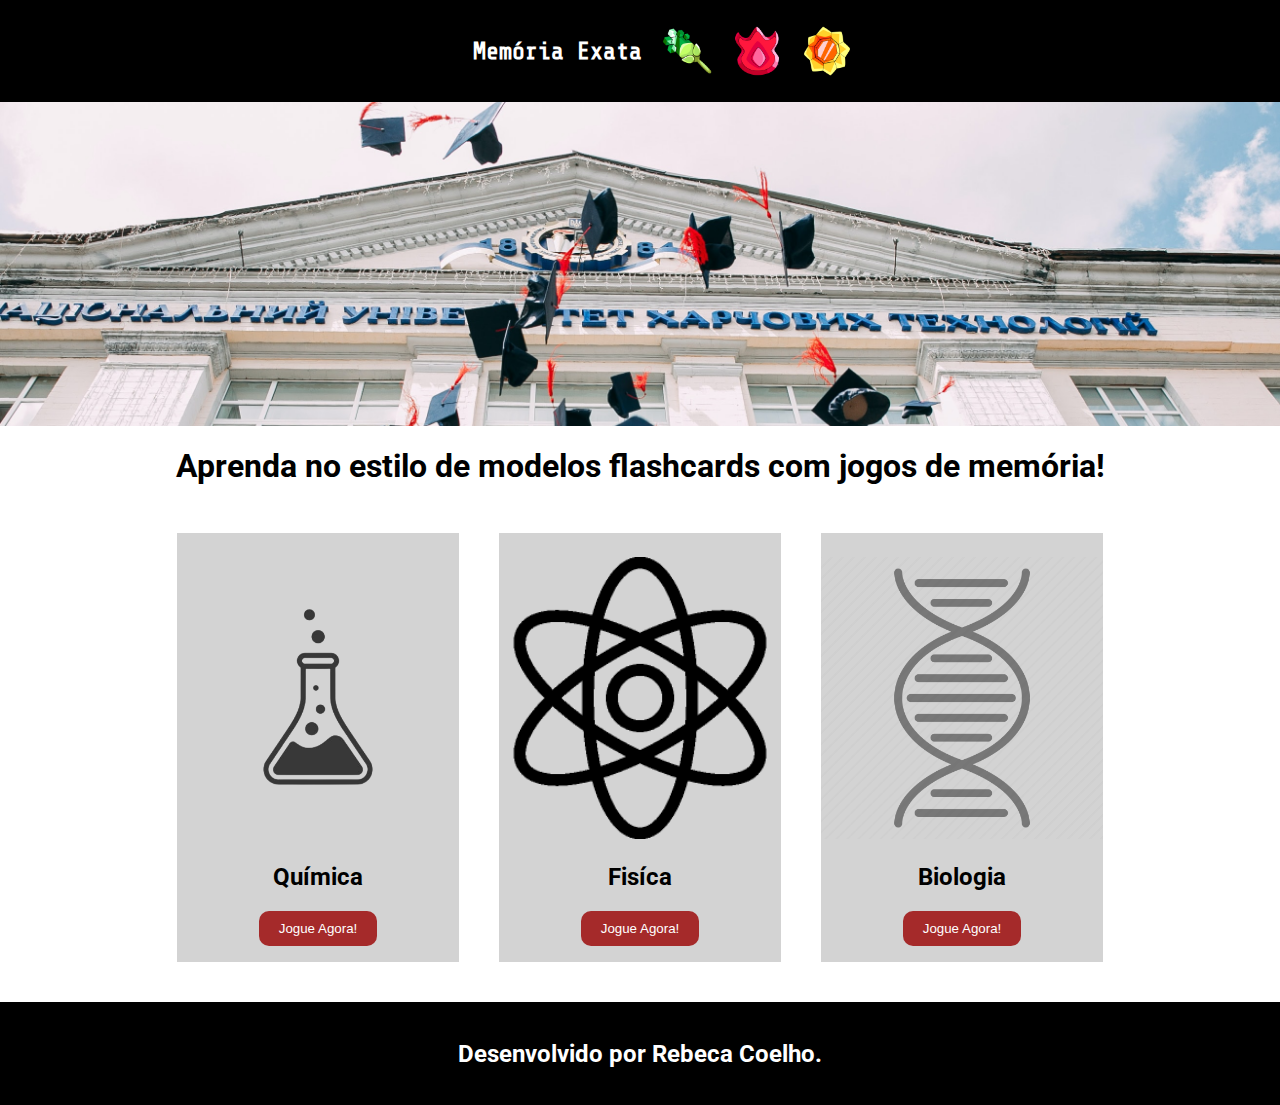
<file: index.html>
<!DOCTYPE html>
<html lang="en">
<head>
  <meta charset="UTF-8">
  <link rel="preconnect" href="https://fonts.googleapis.com">
  <link rel="preconnect" href="https://fonts.gstatic.com" crossorigin>
  <link href="https://fonts.googleapis.com/css2?family=Roboto:wght@300;400;700&family=Share+Tech+Mono&display=swap" rel="stylesheet">
  <meta http-equiv="X-UA-Compatible" content="IE=edge">
  <meta name="viewport" content="width=device-width, initial-scale=1.0">
  <title>Página Inicial</title>
  <link rel="stylesheet" href="Home/style.css">
  <link rel="icon" type="image/x-icon" href="./Insignias/all.png">
</head>
<body>
  <header class="header">
    <div class="title">
      <h2>Memória Exata</h2>
    </div>
    <div class="insignias">
      <img id="biologia" class="biology" src="Insignias/earth.png" alt="">
      <img id="fisica" class="physics" src="Insignias/fire.png" alt="">
      <img id="quimica" class="chemistry" src="Insignias/thunder.png" alt="">
    </div>
  </header>
  <div class="banner">
  </div>

  <main>
    <h1>Aprenda no estilo de modelos flashcards com jogos de memória!</h1>
    <div class="games">
      <div class="game">
        <a class="link" href="Quimica/index.html">
          <img src="Home/img/chemistry.png" class="capa" />
          <h2>Química</h2>
          <div class="button">
            <button>Jogue Agora!</button>
          </div>
        </a>
      </div>

      <div class="game">
        <a class="link" href="Fisica/index.html">
          <img src="Home/img/physics.png" class="capa" />
          <h2>Fisíca</h2>
          <div class="button">
            <button>Jogue Agora!</button>
          </div>
        </a>
      </div>

      <div class="game">
        <a class="link" href="Biologia/index.html">
          <img src="Home/img/biology.png" class="capa" />
          <h2>Biologia</h2>
          <div class="button">
            <button>Jogue Agora!</button>
          </div>
        </a>
      </div>
    </div>
  </main>

  <footer class="header">
    <h2>Desenvolvido por Rebeca Coelho.</h2>
  </footer>

  <script src="./js/congratulations.js"></script>
</body>
</html>
</file>
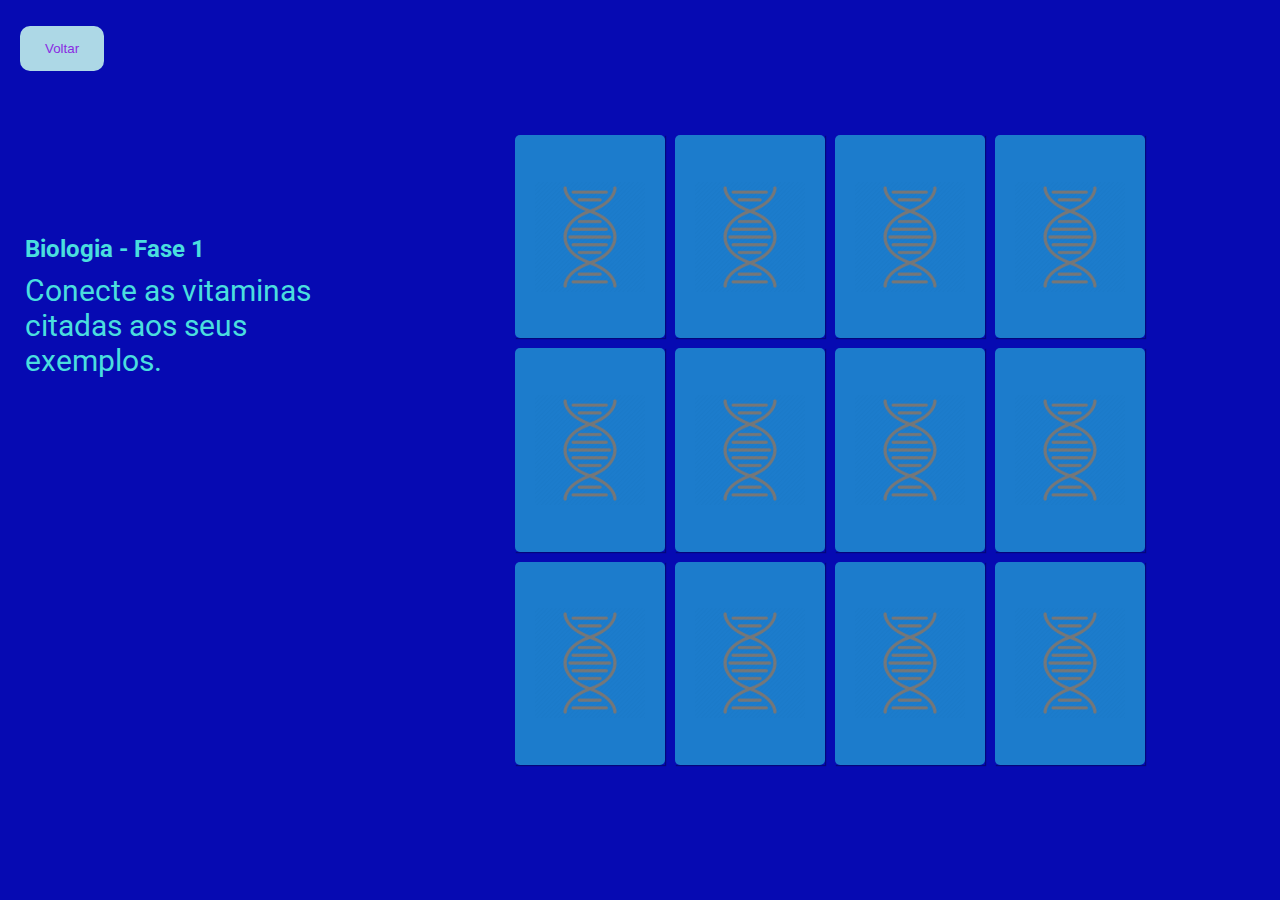
<file: Biologia/index.html>
<!DOCTYPE html>
<html lang="en">
<head>
  <meta charset="UTF-8">
  <link rel="preconnect" href="https://fonts.googleapis.com">
  <link rel="preconnect" href="https://fonts.gstatic.com" crossorigin>
  <link href="https://fonts.googleapis.com/css2?family=Roboto:wght@300;400;700&display=swap" rel="stylesheet">

  <title>Memory Game - Biology - Phase 1</title>

  <link rel="stylesheet" href="./styles.css">
</head>
<body>
  <div class="header">
    <div class="buttons">
      <button class="button" onclick="location.replace('../index.html')">Voltar</button>
      <button id="buttonNext" class="button next" onclick="location.replace('./phase2/index.html')">Avançar para a próxima fase</button>
    </div>
    <h2>Biologia - Fase 1</h2>
    <p>Conecte as vitaminas citadas aos seus exemplos.</p>
  </div>

  <section class="memory-game">
    <div class="memory-card" data-chemistry="vit-d">
      <img class="front-face" src="img/vit-d.jpg" alt="Vit-D" />
      <img class="back-face" src="img/biology.png" alt="Biologia" />
    </div>
    <div class="memory-card" data-chemistry="vit-d">
      <img class="front-face" src="img/vit-d-ex.jpg" alt="Vit-D" />
      <img class="back-face" src="img/biology.png" alt="Biologia" />
    </div>

    <div class="memory-card" data-chemistry="vit-a">
      <img class="front-face" src="img/vit-a.jpg" alt="Vit-A" />
      <img class="back-face" src="img/biology.png" alt="Biologia" />
    </div>
    <div class="memory-card" data-chemistry="vit-a">
      <img class="front-face" src="img/vit-a-ex.jpg" alt="Vit-A" />
      <img class="back-face" src="img/biology.png" alt="Biologia" />
    </div>

    <div class="memory-card" data-chemistry="vit-e">
      <img class="front-face" src="img/vit-e-ex.jpg" alt="Vit-E" />
      <img class="back-face" src="img/biology.png" alt="Biologia" />
    </div>
    <div class="memory-card" data-chemistry="vit-e">
      <img class="front-face" src="img/vit-e.jpg" alt="Vit-E" />
      <img class="back-face" src="img/biology.png" alt="Biologia" />
    </div>

    <div class="memory-card" data-chemistry="vit-c">
      <img class="front-face" src="img/vit-c.jpg" alt="Vit-C" />
      <img class="back-face" src="img/biology.png" alt="Biologia" />
    </div>
    <div class="memory-card" data-chemistry="vit-c">
      <img class="front-face" src="img/vit-c-ex.jpg" alt="Vit-C" />
      <img class="back-face" src="img/biology.png" alt="Biologia" />
    </div>

    <div class="memory-card" data-chemistry="vit-b12">
      <img class="front-face" src="img/vit-b12.jpg" alt="Vit-B12" />
      <img class="back-face" src="img/biology.png" alt="Biologia" />
    </div>
    <div class="memory-card" data-chemistry="vit-b12">
      <img class="front-face" src="img/vit-b12-ex.jpg" alt="Vit-B12" />
      <img class="back-face" src="img/biology.png" alt="Biologia" />
    </div>

    <div class="memory-card" data-chemistry="vit-k">
      <img class="front-face" src="img/vit-k.jpg" alt="Vit-K" />
      <img class="back-face" src="img/biology.png" alt="Biologia" />
    </div>
    <div class="memory-card" data-chemistry="vit-k">
      <img class="front-face" src="img/vit-k-ex.jpg" alt="Vit-K" />
      <img class="back-face" src="img/biology.png" alt="Biologia" />
    </div>
  </section>

  <script src="../js/scripts.js"></script>
</body>
</html>
</file>
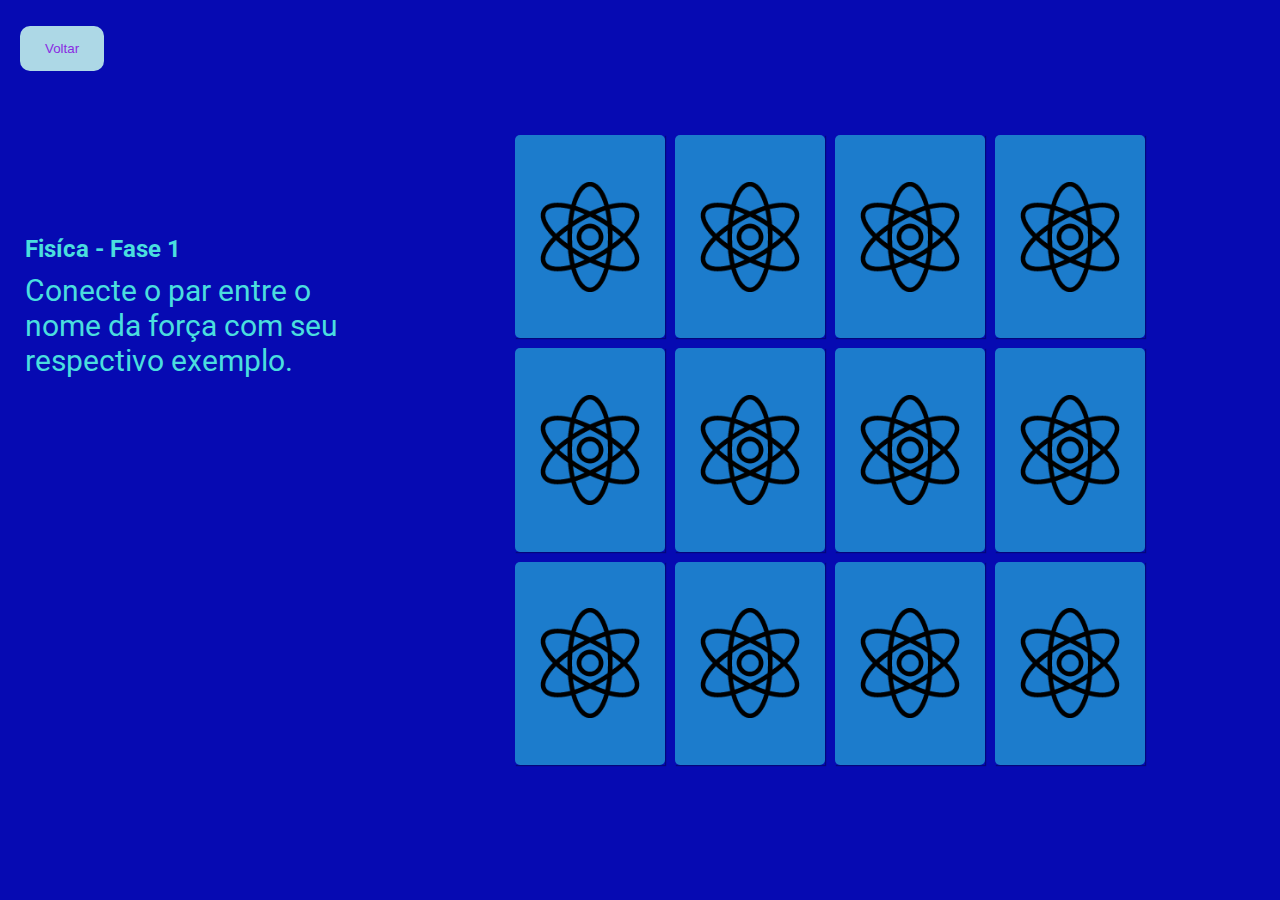
<file: Fisica/index.html>
<!DOCTYPE html>
<html lang="en">
<head>
  <meta charset="UTF-8">
  <link rel="preconnect" href="https://fonts.googleapis.com">
  <link rel="preconnect" href="https://fonts.gstatic.com" crossorigin>
  <link href="https://fonts.googleapis.com/css2?family=Roboto:wght@300;400;700&display=swap" rel="stylesheet">

  <title>Memory Game - Physics - Phase 1</title>

  <link rel="stylesheet" href="./styles.css">
</head>
<body>
  <div class="header">
    <div class="buttons">
      <button class="button" onclick="location.replace('../index.html')">Voltar</button>
      <button id="buttonNext" class="button next" onclick="location.replace('./phase2/index.html')">Avançar para a próxima fase</button>
    </div>
    <h2>Fisíca - Fase 1</h2>
    <p>Conecte o par entre o nome da força com seu respectivo exemplo.</p>
  </div>


  <section class="memory-game">
    <div class="memory-card" data-chemistry="atrito">
      <img class="front-face" src="img/atrito.jpg" alt="Atrito" />
      <img class="back-face" src="img/physics.png" alt="Fisíca" />
    </div>
    <div class="memory-card" data-chemistry="atrito">
      <div class="front-face">
        <h3>Força de Atrito</h3>
      </div>
      <img class="back-face" src="img/physics.png" alt="Fisíca" />
    </div>

    <div class="memory-card" data-chemistry="arrasto">
      <img class="front-face" src="img/arrasto.jpg" alt="Arrasto" />
      <img class="back-face" src="img/physics.png" alt="Fisica" />
    </div>
    <div class="memory-card" data-chemistry="arrasto">
      <div class="front-face">
        <h3>Força de Arrasto</h3>
      </div>
      <img class="back-face" src="img/physics.png" alt="Fisica" />
    </div>

    <div class="memory-card" data-chemistry="elastica">
      <img class="front-face" src="img/elastica.jpg" alt="Elastica" />
      <img class="back-face" src="img/physics.png" alt="Fisica" />
    </div>
    <div class="memory-card" data-chemistry="elastica">
      <div class="front-face">
        <h3>Força Elástica</h3>
      </div>
      <img class="back-face" src="img/physics.png" alt="Fisica" />
    </div>

    <div class="memory-card" data-chemistry="gravitacional">
      <img class="front-face" src="img/gravitacional.jpg" alt="Gravitacional" />
      <img class="back-face" src="img/physics.png" alt="Química" />
    </div>
    <div class="memory-card" data-chemistry="gravitacional">
      <div class="front-face">
        <h3 id="long">Força Gravitacional</h3>
      </div>
      <img class="back-face" src="img/physics.png" alt="Fisica" />
    </div>

    <div class="memory-card" data-chemistry="magnetica">
      <img class="front-face" src="img/magnetica.jpg" alt="Magnetica" />
      <img class="back-face" src="img/physics.png" alt="Fisica" />
    </div>
    <div class="memory-card" data-chemistry="magnetica">
      <div class="front-face">
        <h3>Força Magnética</h3>
      </div>
      <img class="back-face" src="img/physics.png" alt="Fisica" />
    </div>

    <div class="memory-card" data-chemistry="tracao">
      <img class="front-face" src="img/tracao.jpg" alt="Tracao" />
      <img class="back-face" src="img/physics.png" alt="Fisica" />
    </div>
    <div class="memory-card" data-chemistry="tracao">
      <div class="front-face">
        <h3>Força de Tração</h3>
      </div>
      <img class="back-face" src="img/physics.png" alt="Fisica" />
    </div>
  </section>

  <script src="../js/scripts.js"></script>
</body>
</html>
</file>
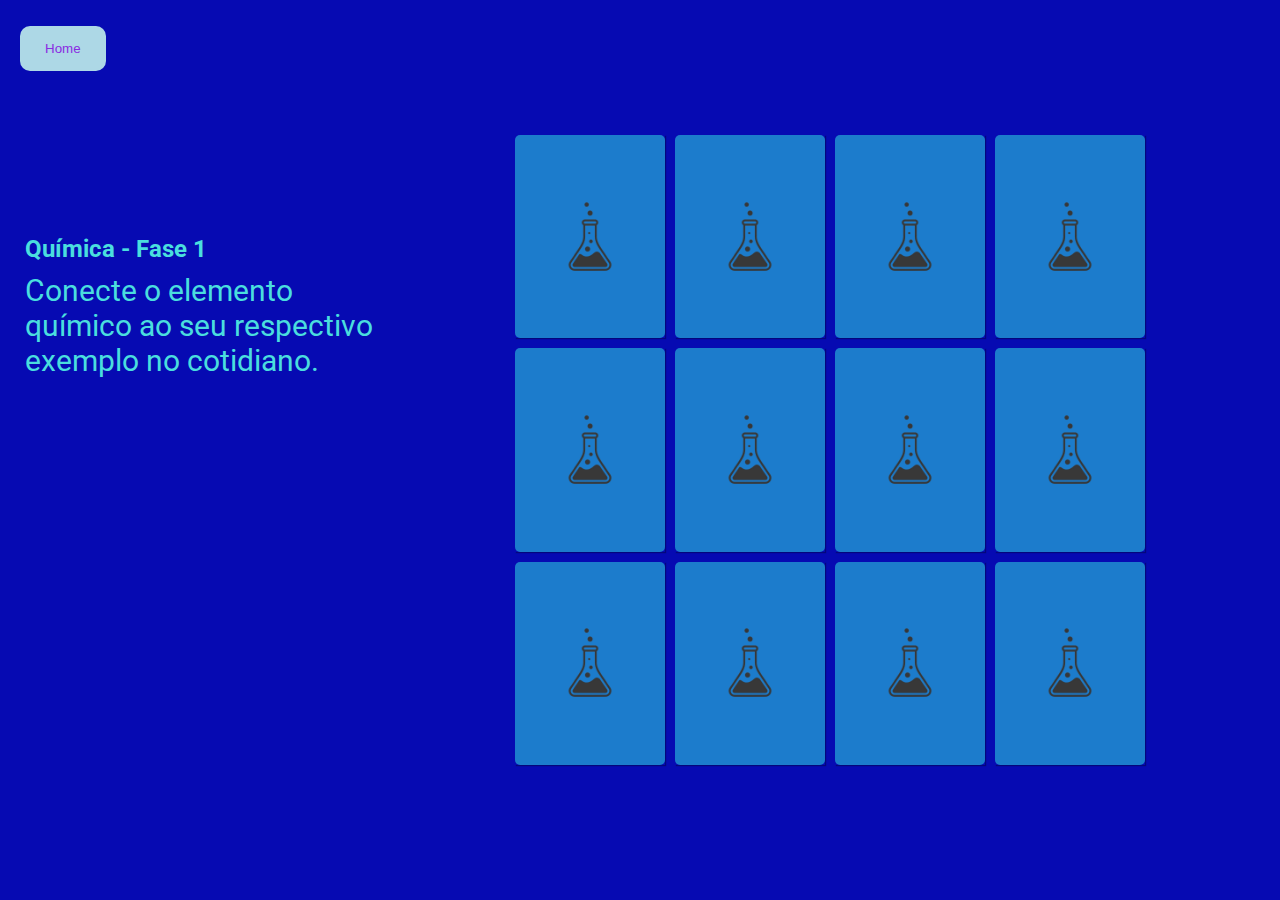
<file: Quimica/index.html>
<!DOCTYPE html>
<html lang="en">
<head>
  <meta charset="UTF-8">
  <link rel="preconnect" href="https://fonts.googleapis.com">
  <link rel="preconnect" href="https://fonts.gstatic.com" crossorigin>
  <link href="https://fonts.googleapis.com/css2?family=Roboto:wght@300;400;700&display=swap" rel="stylesheet">

  <title>Memory Game - Chemistry - Phase 1</title>

  <link rel="stylesheet" href="styles.css">
</head>
<body>
  <div class="header">
    <div class="buttons">
      <button class="button" onclick="location.replace('../index.html')">Home</button>
      <button id="buttonNext" class="button next" onclick="location.replace('./phase2/index.html')">Avançar para a próxima fase</button>
    </div>
    <h2>Química - Fase 1</h2>
    <p>Conecte o elemento químico ao seu respectivo exemplo no cotidiano.</p>
  </div> 

  <section class="memory-game">
    <div class="memory-card" data-chemistry="cloro">
      <img class="front-face" src="img/cloro.jpg" alt="Cloro" />
      <img class="back-face" src="img/chemistry.png" alt="Química" />
    </div>
    <div class="memory-card" data-chemistry="cloro">
      <img class="front-face" src="img/cloro-ex.png" alt="Cloro" />
      <img class="back-face" src="img/chemistry.png" alt="Química" />
    </div>

    <div class="memory-card" data-chemistry="helio">
      <img class="front-face" src="img/helio-ex.png" alt="Helio" />
      <img class="back-face" src="img/chemistry.png" alt="Química" />
    </div>
    <div class="memory-card" data-chemistry="helio">
      <img class="front-face" src="img/helio.jpg" alt="Helio" />
      <img class="back-face" src="img/chemistry.png" alt="Química" />
    </div>

    <div class="memory-card" data-chemistry="sodio">
      <img class="front-face" src="img/sodio-ex.jpg" alt="Sodio" />
      <img class="back-face" src="img/chemistry.png" alt="Química" />
    </div>
    <div class="memory-card" data-chemistry="sodio">
      <img class="front-face" src="img/sodio.png" alt="Sodio" />
      <img class="back-face" src="img/chemistry.png" alt="Química" />
    </div>

    <div class="memory-card" data-chemistry="potassio">
      <img class="front-face" src="img/potassio-ex.png" alt="Potassio" />
      <img class="back-face" src="img/chemistry.png" alt="Química" />
    </div>
    <div class="memory-card" data-chemistry="potassio">
      <img class="front-face" src="img/potassio.jpg" alt="Potassio" />
      <img class="back-face" src="img/chemistry.png" alt="Química" />
    </div>

    <div class="memory-card" data-chemistry="estroncio">
      <img class="front-face" src="img/estroncio-ex.png" alt="Estroncio" />
      <img class="back-face" src="img/chemistry.png" alt="Química" />
    </div>
    <div class="memory-card" data-chemistry="estroncio">
      <img class="front-face" src="img/estroncio.jpg" alt="Estroncio" />
      <img class="back-face" src="img/chemistry.png" alt="Química" />
    </div>

    <div class="memory-card" data-chemistry="francio">
      <img class="front-face" src="img/francio-ex.png" alt="Francio" />
      <img class="back-face" src="img/chemistry.png" alt="Química" />
    </div>
    <div class="memory-card" data-chemistry="francio">
      <img class="front-face" src="img/francio.png" alt="Francio" />
      <img class="back-face" src="img/chemistry.png" alt="Química" />
    </div>
  </section>

  <script src="../js/scripts.js"></script>
</body>
</html>
</file>
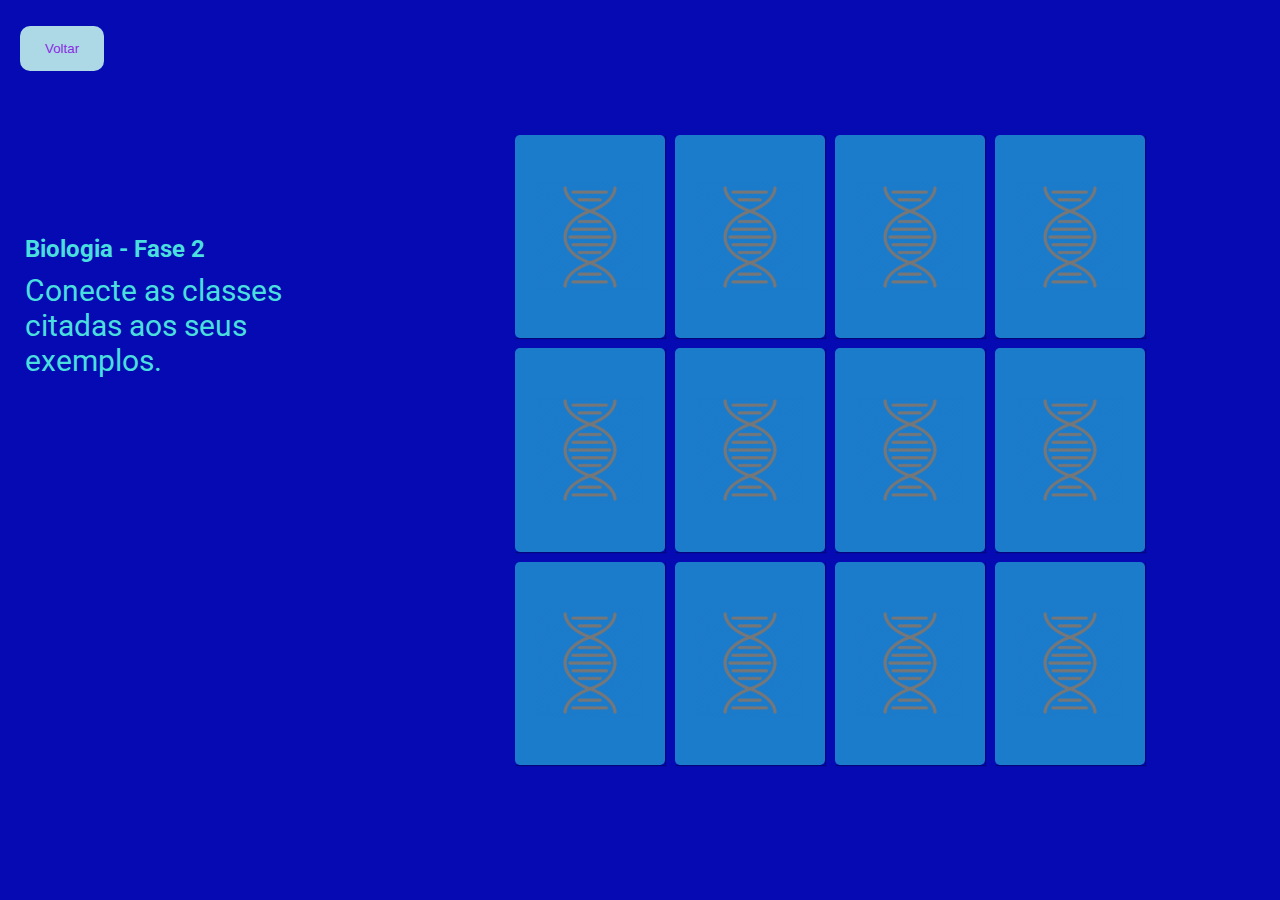
<file: Biologia/phase2/index.html>
<!DOCTYPE html>
<html lang="en">
<head>
  <meta charset="UTF-8">
  <link rel="preconnect" href="https://fonts.googleapis.com">
  <link rel="preconnect" href="https://fonts.gstatic.com" crossorigin>
  <link href="https://fonts.googleapis.com/css2?family=Roboto:wght@300;400;700&display=swap" rel="stylesheet">

  <title>Memory Game - Biology - Phase 2</title>

  <link rel="stylesheet" href="../styles.css">
</head>
<body>
  <div class="header">
    <div class="buttons">
      <button class="button" onclick="location.replace('../index.html')">Voltar</button>
      <button id="buttonNext" class="button next" onclick="location.replace('../phase3/index.html')">Avançar para a próxima fase</button>
    </div>
    <h2>Biologia - Fase 2</h2>
    <p>Conecte as classes citadas aos seus exemplos.</p>
  </div>

  <section class="memory-game">
    <div class="memory-card" data-chemistry="acidos">
      <div class="front-face">
        <h3>Ácidos Nucleicos</h3>
      </div>
      <img class="back-face" src="../img/biology.png" alt="Biologia" />
    </div>
    <div class="memory-card" data-chemistry="acidos">
      <img class="front-face" src="img2/acidos.jpg" alt="Acidos Nucleicos" />
      <img class="back-face" src="../img/biology.png" alt="Biologia" />
    </div>

    <div class="memory-card" data-chemistry="carboidratos">
      <div class="front-face">
        <h3 id="long">Carboidratos</h3>
      </div>
      <img class="back-face" src="../img/biology.png" alt="Biologia" />
    </div>
    <div class="memory-card" data-chemistry="carboidratos">
      <img class="front-face" src="img2/carboidratos.jpg" alt="Carboidratos" />
      <img class="back-face" src="../img/biology.png" alt="Biologia" />
    </div>

    <div class="memory-card" data-chemistry="enzimas">
      <div class="front-face">
        <h3>Enzimas</h3>
      </div>
      <img class="back-face" src="../img/biology.png" alt="Biologia" />
    </div>
    <div class="memory-card" data-chemistry="enzimas">
      <img class="front-face" src="img2/enzimas.jpg" alt="Enzimas" />
      <img class="back-face" src="../img/biology.png" alt="Biologia" />
    </div>

    <div class="memory-card" data-chemistry="lipidios">
      <div class="front-face">
        <h3>Lipídios</h3>
      </div>
      <img class="back-face" src="../img/biology.png" alt="Biologia" />
    </div>
    <div class="memory-card" data-chemistry="lipidios">
      <img class="front-face" src="img2/lipidios.jpg" alt="lipidios" />
      <img class="back-face" src="../img/biology.png" alt="Biologia" />
    </div>

    <div class="memory-card" data-chemistry="proteinas">
      <div class="front-face">
        <h3>Proteínas</h3>
      </div>
      <img class="back-face" src="../img/biology.png" alt="Biologia" />
    </div>
    <div class="memory-card" data-chemistry="proteinas">
      <img class="front-face" src="img2/proteinas.jpg" alt="Proteínas"/>
      <img class="back-face" src="../img/biology.png" alt="Biologia" />
    </div>

    <div class="memory-card" data-chemistry="vitaminas">
      <div class="front-face">
        <h3>Vitaminas</h3>
      </div>
      <img class="back-face" src="../img/biology.png" alt="Biologia" />
    </div>
    <div class="memory-card" data-chemistry="vitaminas">
      <img class="front-face" src="img2/vitaminas.jpg" alt="Vitaminas" />
      <img class="back-face" src="../img/biology.png" alt="Biologia" />
    </div>
  </section>

  <script src="../../js/scripts.js"></script>
</body>
</html>
</file>
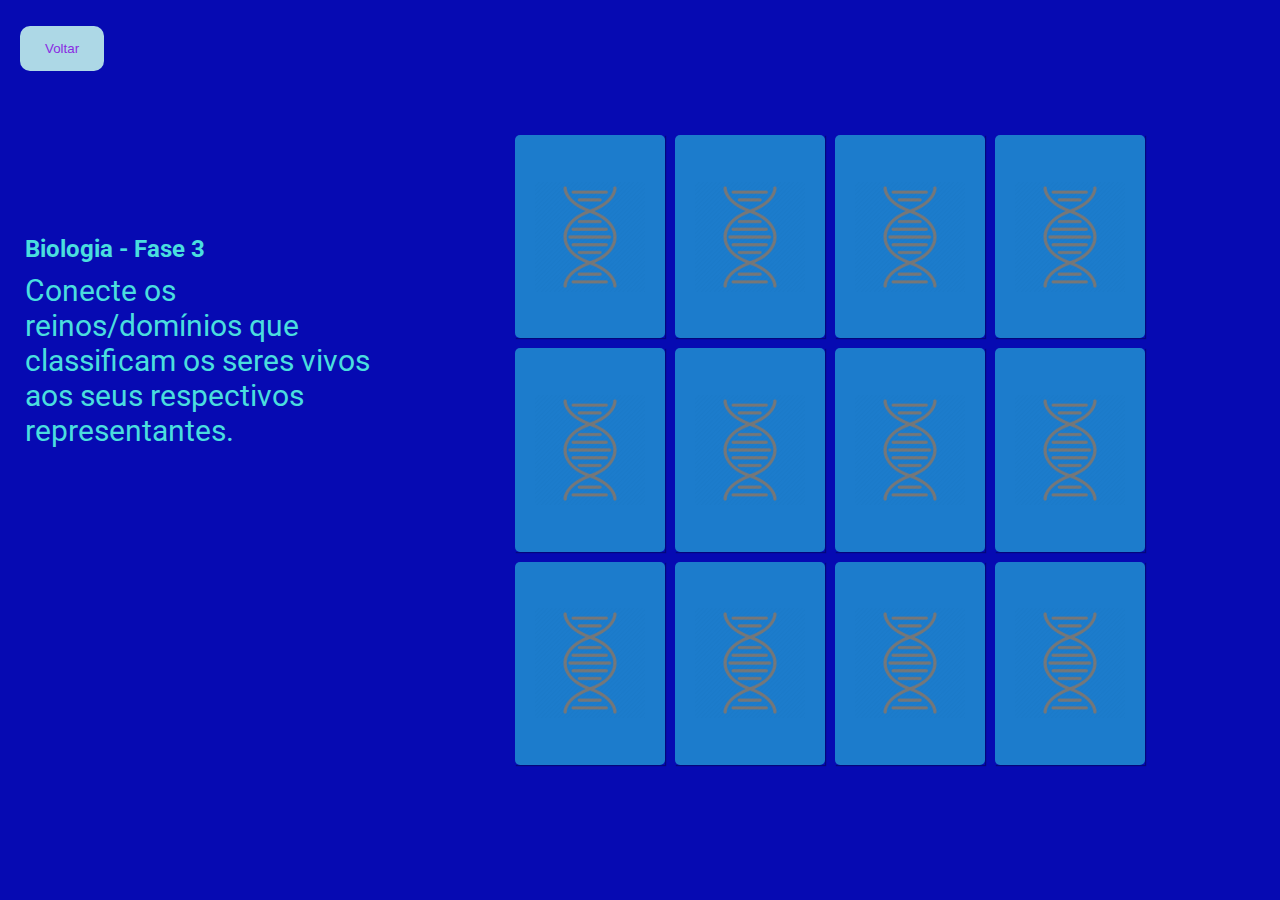
<file: Biologia/phase3/index.html>
<!DOCTYPE html>
<html lang="en">
<head>
  <meta charset="UTF-8">
  <link rel="preconnect" href="https://fonts.googleapis.com">
  <link rel="preconnect" href="https://fonts.gstatic.com" crossorigin>
  <link href="https://fonts.googleapis.com/css2?family=Roboto:wght@300;400;700&display=swap" rel="stylesheet">

  <title>Memory Game - Biology - Phase 3</title>

  <link rel="stylesheet" href="../styles.css">
</head>
<body>
  <div class="header">
    <div class="buttons">
      <button class="button" onclick="location.replace('../phase2/index.html')">Voltar</button>
    </div>
    <h2>Biologia - Fase 3</h2>
    <p>Conecte os reinos/domínios que classificam os seres vivos aos seus respectivos representantes.</p>
  </div>

  <section class="memory-game">
    <div class="memory-card" data-chemistry="archaea">
      <div class="front-face">
        <h3>Archaea</h3>
      </div>
      <img class="back-face" src="../img/biology.png" alt="Biologia" />
    </div>
    <div class="memory-card" data-chemistry="archaea">
      <img class="front-face" src="img3/archaaea.jpg" alt="Archaea" />
      <img class="back-face" src="../img/biology.png" alt="Biologia" />
    </div>

    <div class="memory-card" data-chemistry="eubacteria">
      <div class="front-face">
        <h3>Eubacteria</h3>
      </div>
      <img class="back-face" src="../img/biology.png" alt="Biologia" />
    </div>
    <div class="memory-card" data-chemistry="eubacteria">
      <img class="front-face" src="img3/eubacteria.jpg" alt="Eubacteria" />
      <img class="back-face" src="../img/biology.png" alt="Biologia" />
    </div>

    <div class="memory-card" data-chemistry="protista">
      <div class="front-face">
        <h3>Protista</h3>
      </div>
      <img class="back-face" src="../img/biology.png" alt="Biologia" />
    </div>
    <div class="memory-card" data-chemistry="protista">
      <img class="front-face" src="img3/protista.jpg" alt="Protista" />
      <img class="back-face" src="../img/biology.png" alt="Biologia" />
    </div>

    <div class="memory-card" data-chemistry="fungi">
      <div class="front-face">
        <h3>Fungi</h3>
      </div>
      <img class="back-face" src="../img/biology.png" alt="Biologia" />
    </div>
    <div class="memory-card" data-chemistry="fungi">
      <img class="front-face" src="img3/fungi.jpg" alt="Fungi" />
      <img class="back-face" src="../img/biology.png" alt="Biologia" />
    </div>

    <div class="memory-card" data-chemistry="plantae">
      <div class="front-face">
        <h3>Plantae</h3>
      </div>
      <img class="back-face" src="../img/biology.png" alt="Biologia" />
    </div>
    <div class="memory-card" data-chemistry="plantae">
      <img class="front-face" src="img3/plantae.jpg" alt="Plantae" />
      <img class="back-face" src="../img/biology.png" alt="Biologia" />
    </div>

    <div class="memory-card" data-chemistry="animalia">
      <div class="front-face">
        <h3>Animalia</h3>
      </div>
      <img class="back-face" src="../img/biology.png" alt="Biologia" />
    </div>
    <div class="memory-card" data-chemistry="animalia">
      <img class="front-face" src="img3/animalia.jpg" alt="Animalia" />
      <img class="back-face" src="../img/biology.png" alt="Biologia" />
    </div>
  </section>

  <script src="../../js/congratulations.js"></script>
</body>
</html>
</file>
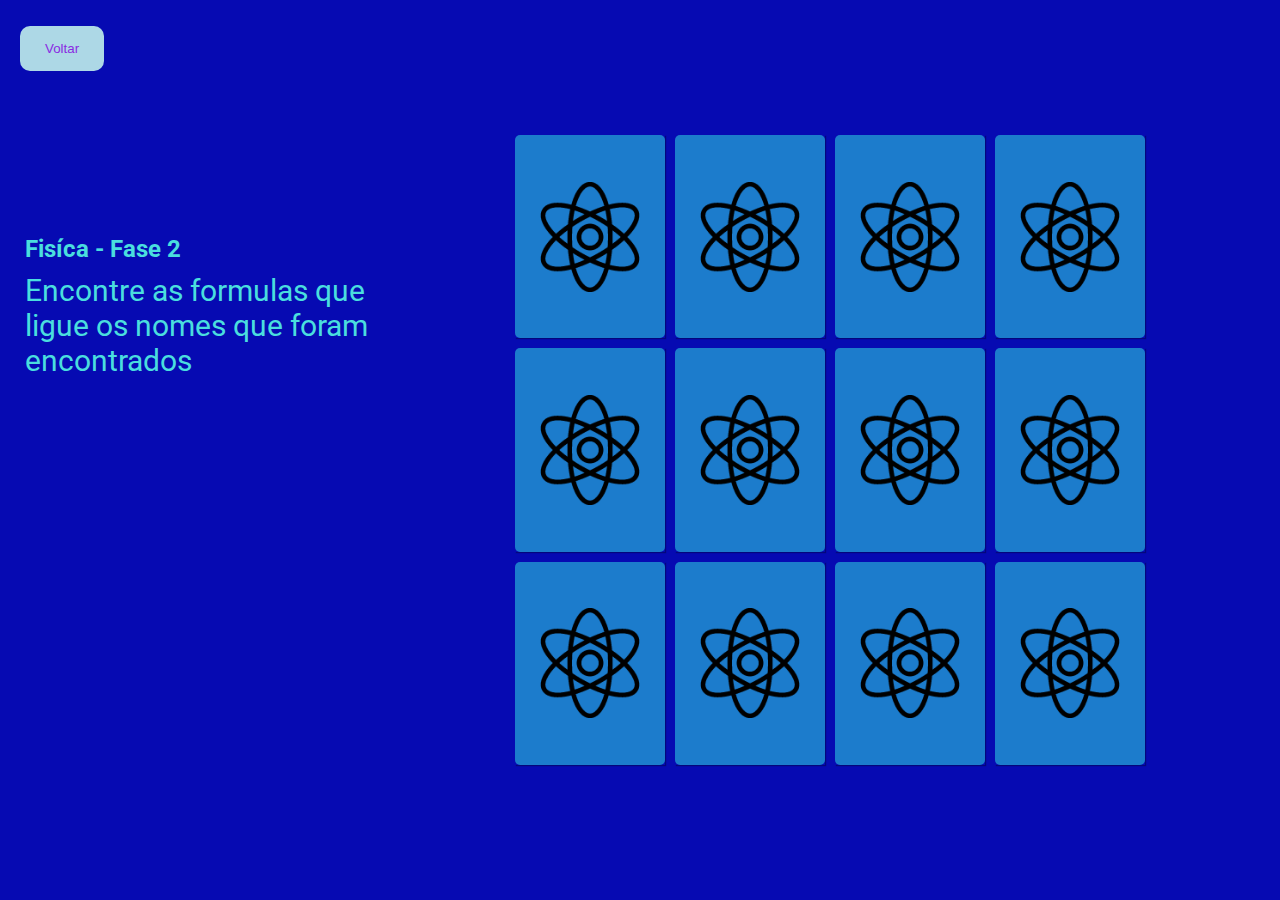
<file: Fisica/phase2/index.html>
<!DOCTYPE html>
<html lang="en">
<head>
  <meta charset="UTF-8">
  <link rel="preconnect" href="https://fonts.googleapis.com">
  <link rel="preconnect" href="https://fonts.gstatic.com" crossorigin>
  <link href="https://fonts.googleapis.com/css2?family=Roboto:wght@300;400;700&display=swap" rel="stylesheet">

  <title>Memory Game - Physics - Phase 2</title>

  <link rel="stylesheet" href="../styles.css">
</head>
<body>
  <div class="header">
    <div class="buttons">
      <button class="button" onclick="location.replace('../index.html')">Voltar</button>
      <button id="buttonNext" class="button next" onclick="location.replace('../phase3/index.html')">Avançar para a próxima fase</button>
    </div>
    <h2>Fisíca - Fase 2</h2>
    <p>Encontre as formulas que ligue os nomes que foram encontrados</p>
  </div>

  <section class="memory-game">
    <div class="memory-card" data-chemistry="cinetica">
      <div class="front-face">
        <h3>Energia Cinética</h3>
      </div>
      <img class="back-face" src="../img/physics.png" alt="Fisíca" />
    </div>
    <div class="memory-card" data-chemistry="cinetica">
      <img class="front-face" src="img2/e-cinetica.jpg" alt="Cinética" />
      <img class="back-face" src="../img/physics.png" alt="Fisíca" />
    </div>

    <div class="memory-card" data-chemistry="mecanica">
      <div class="front-face">
        <h3>Energia Mecânica</h3>
      </div>
      <img class="back-face" src="../img/physics.png" alt="Fisica" />
    </div>
    <div class="memory-card" data-chemistry="mecanica">
      <img class="front-face" src="img2/e-mecanica.jpg" alt="Mecânica" />
      <img class="back-face" src="../img/physics.png" alt="Fisica" />
    </div>

    <div class="memory-card" data-chemistry="elastica">
      <div class="front-face">
        <h3>Energia Elástica</h3>
      </div>
      <img class="back-face" src="../img/physics.png" alt="Fisica" />
    </div>
    <div class="memory-card" data-chemistry="elastica">
      <img class="front-face" src="img2/e-potencial-elastica.jpg" alt="Elastica" />
      <img class="back-face" src="../img/physics.png" alt="Fisica" />
    </div>

    <div class="memory-card" data-chemistry="gravitacional">
      <div class="front-face">
        <h3 id="long">Energia Potencial Gravitacional</h3>
      </div>
      <img class="back-face" src="../img/physics.png" alt="Química" />
    </div>
    <div class="memory-card" data-chemistry="gravitacional">
      <img class="front-face" src="img2/e-potencia-grav.jpg" alt="Gravitacional" />
      <img class="back-face" src="../img/physics.png" alt="Fisica" />
    </div>

    <div class="memory-card" data-chemistry="resultante">
      <div class="front-face">
        <h3>Força Resultante</h3>
      </div>
      <img class="back-face" src="../img/physics.png" alt="Fisica" />
    </div>
    <div class="memory-card" data-chemistry="resultante">
      <img class="front-face" src="img2/f-resultante.jpg" alt="Resultante" />
      <img class="back-face" src="../img/physics.png" alt="Fisica" />
    </div>

    <div class="memory-card" data-chemistry="trabalho">
      <div class="front-face">
        <h3>Trabalho de uma Força</h3>
      </div>
      <img class="back-face" src="../img/physics.png" alt="Fisica" />
    </div>
    <div class="memory-card" data-chemistry="trabalho">
      <img class="front-face" src="img2/t-forca.jpg" alt="Trabalho" />
      <img class="back-face" src="../img/physics.png" alt="Fisica" />
    </div>
  </section>

  <script src="../../js/scripts.js"></script>
</body>
</html>
</file>
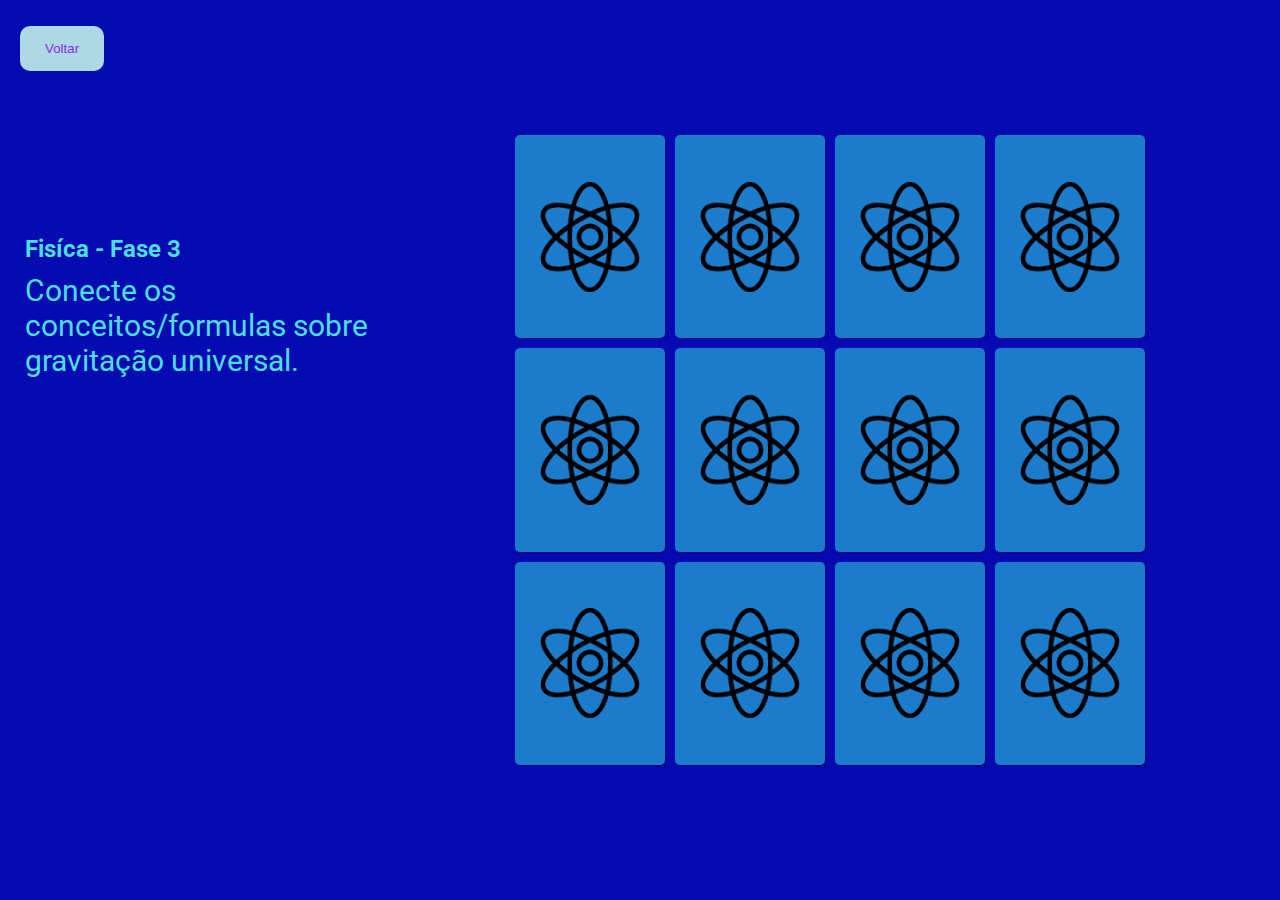
<file: Fisica/phase3/index.html>
<!DOCTYPE html>
<html lang="en">
<head>
  <meta charset="UTF-8">
  <link rel="preconnect" href="https://fonts.googleapis.com">
  <link rel="preconnect" href="https://fonts.gstatic.com" crossorigin>
  <link href="https://fonts.googleapis.com/css2?family=Roboto:wght@300;400;700&display=swap" rel="stylesheet">

  <title>Memory Game - Physics - Phase 3</title>

  <link rel="stylesheet" href="../styles.css">
</head>
<body>
  <div class="header">
    <div class="buttons">
      <button class="button" onclick="location.replace('../phase2/index.html')">Voltar</button>
    </div>
    <h2>Fisíca - Fase 3</h2>
    <p>Conecte os conceitos/formulas sobre gravitação universal.</p>
  </div>

  <section class="memory-game">
    <div class="memory-card" data-chemistry="aceleracao">
      <div class="front-face">
        <h3>Aceleração da Gravidade</h3>
      </div>
      <img class="back-face" src="../img/physics.png" alt="Fisíca" />
    </div>
    <div class="memory-card" data-chemistry="aceleracao">
      <img class="front-face" src="img3/a-gravidade.jpg" alt="Aceleração" />
      <img class="back-face" src="../img/physics.png" alt="Fisíca" />
    </div>

    <div class="memory-card" data-chemistry="energia">
      <div class="front-face">
        <h3>Energia Potencial Gravitação</h3>
      </div>
      <img class="back-face" src="../img/physics.png" alt="Fisica" />
    </div>
    <div class="memory-card" data-chemistry="energia">
      <img class="front-face" src="img3/ep-gravidade.jpg" alt="Energia Potencial da Gravidade" />
      <img class="back-face" src="../img/physics.png" alt="Fisica" />
    </div>

    <div class="memory-card" data-chemistry="forca">
      <div class="front-face">
        <h3 id="long">Força Gravitacional</h3>
      </div>
      <img class="back-face" src="../img/physics.png" alt="Fisica" />
    </div>
    <div class="memory-card" data-chemistry="forca">
      <img class="front-face" src="img3/f-gravitacional.jpg" alt="Força" />
      <img class="back-face" src="../img/physics.png" alt="Fisica" />
    </div>

    <div class="memory-card" data-chemistry="kepler-1">
      <div class="front-face">
        <h3>1ª Lei de Kepler</h3>
      </div>
      <img class="back-face" src="../img/physics.png" alt="Fisíca" />
    </div>
    <div class="memory-card" data-chemistry="kepler-1">
      <img class="front-face" src="img3/kepler-1.jpg" alt="Kepler-1" />
      <img class="back-face" src="../img/physics.png" alt="Fisica" />
    </div>

    <div class="memory-card" data-chemistry="kepler-2">
      <div class="front-face">
        <h3>2ª Lei de Kepler</h3>
      </div>
      <img class="back-face" src="../img/physics.png" alt="Fisica" />
    </div>
    <div class="memory-card" data-chemistry="kepler-2">
      <img class="front-face" src="img3/kepler-2.jpg" alt="Kepler-2" />
      <img class="back-face" src="../img/physics.png" alt="Fisica" />
    </div>

    <div class="memory-card" data-chemistry="kepler-3">
      <div class="front-face">
        <h3>3ª Lei de Kepler</h3>
      </div>
      <img class="back-face" src="../img/physics.png" alt="Fisica" />
    </div>
    <div class="memory-card" data-chemistry="kepler-3">
      <img class="front-face" src="img3/kepler-3.jpg" alt="Kepler-3" />
      <img class="back-face" src="../img/physics.png" alt="Fisica" />
    </div>
  </section>

  <script src="../../js/congratulations.js"></script>
</body>
</html>
</file>
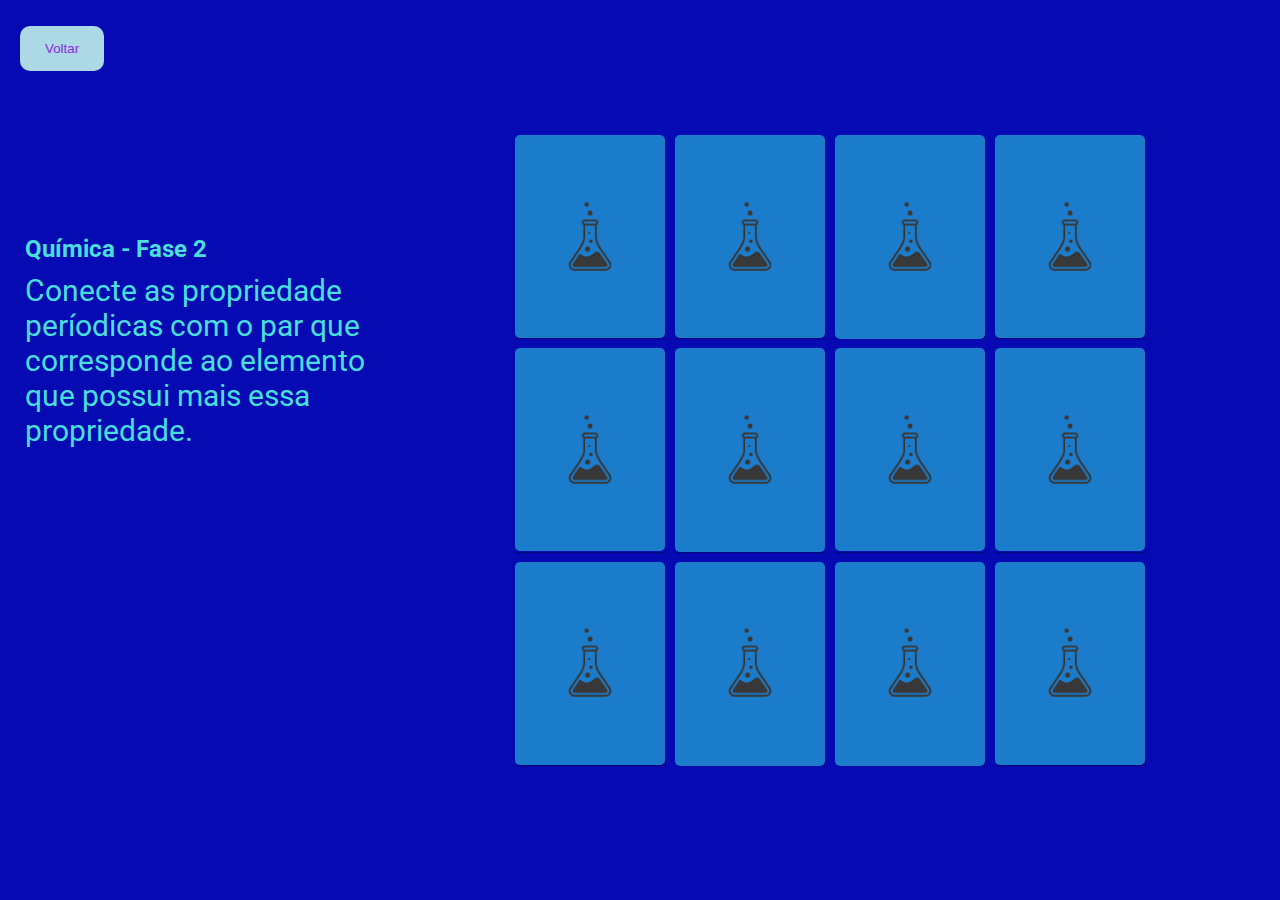
<file: Quimica/phase2/index.html>
<!DOCTYPE html>
<html lang="en">
<head>
  <meta charset="UTF-8">
  <link rel="preconnect" href="https://fonts.googleapis.com">
  <link rel="preconnect" href="https://fonts.gstatic.com" crossorigin>
  <link href="https://fonts.googleapis.com/css2?family=Roboto:wght@300;400;700&display=swap" rel="stylesheet">

  <title>Memory Game - Chemistry - Phase 2</title>

  <link rel="stylesheet" href="../styles.css">
</head>
<body>
  <div class="header">
    <div class="buttons">
      <button class="button" onclick="location.replace('../index.html')">Voltar</button>
      <button id="buttonNext" class="button next" onclick="location.replace('../phase3/index.html')">Avançar para a próxima fase</button>
    </div>
    <h2>Química - Fase 2</h2>
    <p>Conecte as propriedade períodicas com o par que corresponde ao elemento que possui mais essa propriedade.</p>
  </div>

  <section class="memory-game">
    <div class="memory-card" data-chemistry="densidade">
      <img class="front-face" src="img2/densidade.jpg" alt="Densidade" />
      <img class="back-face" src="../img/chemistry.png" alt="Química" />
    </div>
    <div class="memory-card" data-chemistry="densidade">
      <img class="front-face" src="img2/densidade-ex.jpg" alt="Densidade" />
      <img class="back-face" src="../img/chemistry.png" alt="Química" />
    </div>

    <div class="memory-card" data-chemistry="afinidade">
      <img class="front-face" src="img2/afinidade-ex.jpg" alt="Afinidade" />
      <img class="back-face" src="../img/chemistry.png" alt="Química" />
    </div>
    <div class="memory-card" data-chemistry="afinidade">
      <img class="front-face" src="img2/afinidade.jpg" alt="Afinidade" />
      <img class="back-face" src="../img/chemistry.png" alt="Química" />
    </div>

    <div class="memory-card" data-chemistry="eletronegatividade">
      <img class="front-face" src="img2/eletrnegativdade-ex.jpg" alt="Eletronegatividade" />
      <img class="back-face" src="../img/chemistry.png" alt="Química" />
    </div>
    <div class="memory-card" data-chemistry="eletronegatividade">
      <img class="front-face" src="img2/eletronegativdade.jpg" alt="Eletronegatividade" />
      <img class="back-face" src="../img/chemistry.png" alt="Química" />
    </div>

    <div class="memory-card" data-chemistry="raio-atomico">
      <img class="front-face" src="img2/raioatomico-ex.jpg" alt="Raio-Atomico" />
      <img class="back-face" src="../img/chemistry.png" alt="Química" />
    </div>
    <div class="memory-card" data-chemistry="raio-atomico">
      <img class="front-face" src="img2/raio.jpg" alt="Raio-Atomico" />
      <img class="back-face" src="../img/chemistry.png" alt="Química" />
    </div>

    <div class="memory-card" data-chemistry="temp-fusao-temp-ebulicao">
      <img class="front-face" src="img2/tfete-ex.jpg" alt="TF-TE" />
      <img class="back-face" src="../img/chemistry.png" alt="Química" />
    </div>
    <div class="memory-card" data-chemistry="temp-fusao-temp-ebulicao">
      <img class="front-face" src="img2/tfete.jpg" alt="TF-TE" />
      <img class="back-face" src="../img/chemistry.png" alt="Química" />
    </div>

    <div class="memory-card" data-chemistry="volume-atomico">
      <img class="front-face" src="img2/volumeatomico-ex.jpg" alt="Volume Atômico" />
      <img class="back-face" src="../img/chemistry.png" alt="Química" />
    </div>
    <div class="memory-card" data-chemistry="volume-atomico">
      <img class="front-face" src="img2/volume.jpg" alt="Volume Atômico" />
      <img class="back-face" src="../img/chemistry.png" alt="Química" />
    </div>
  </section>

  <script src="../../js/scripts.js"></script>
</body>
</html>
</file>
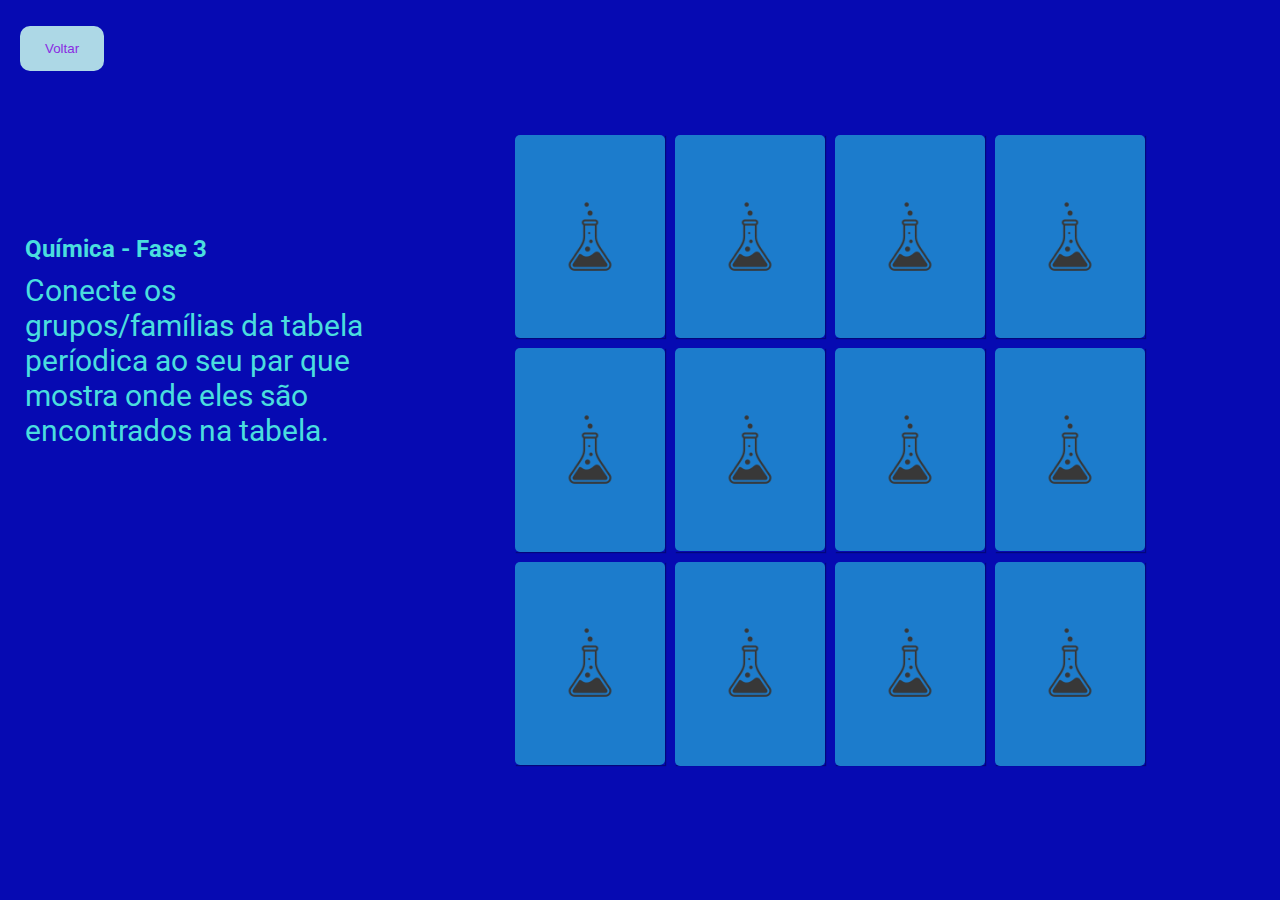
<file: Quimica/phase3/index.html>
<!DOCTYPE html>
<html lang="en">
<head>
  <meta charset="UTF-8">
  <link rel="preconnect" href="https://fonts.googleapis.com">
  <link rel="preconnect" href="https://fonts.gstatic.com" crossorigin>
  <link href="https://fonts.googleapis.com/css2?family=Roboto:wght@300;400;700&display=swap" rel="stylesheet">

  <title>Memory Game - Chemistry - Phase 3</title>

  <link rel="stylesheet" href="../styles.css">
</head>
<body>
  <div class="header">
    <div class="buttons">
      <button class="button" onclick="location.replace('../phase2/index.html')">Voltar</button>
    </div>
    <h2>Química - Fase 3</h2>
    <p>Conecte os grupos/famílias da tabela períodica ao seu par que mostra onde eles são encontrados na tabela.</p>
  </div>

  <section class="memory-game">
    <div class="memory-card" data-chemistry="alcalinos">
      <div class="front-face">
        <h3>Metais Alcalinos</h3>
      </div>
      <img class="back-face" src="../img/chemistry.png" alt="Química" />
    </div>
    <div class="memory-card" data-chemistry="alcalinos">
      <img class="front-face" src="img3/alcalino.jpg" alt="Alcalinos" />
      <img class="back-face" src="../img/chemistry.png" alt="Química" />
    </div>

    <div class="memory-card" data-chemistry="ametais">
      <div class="front-face">
        <h3>Ametais</h3>
      </div>
      <img class="back-face" src="../img/chemistry.png" alt="Química" />
    </div>
    <div class="memory-card" data-chemistry="ametais">
      <img class="front-face" src="img3/ametais.jpg" alt="Ametais" />
      <img class="back-face" src="../img/chemistry.png" alt="Química" />
    </div>

    <div class="memory-card" data-chemistry="transicao">
      <div class="front-face">
        <h3>Metais de Transição</h3>
      </div>
      <img class="back-face" src="../img/chemistry.png" alt="Química" />
    </div>
    <div class="memory-card" data-chemistry="transicao">
      <img class="front-face" src="img3/transicao.jpg" alt="Transição" />
      <img class="back-face" src="../img/chemistry.png" alt="Química" />
    </div>

    <div class="memory-card" data-chemistry="gases">
      <div class="front-face">
        <h3>Gases Nobres</h3>
      </div>
      <img class="back-face" src="../img/chemistry.png" alt="Química" />
    </div>
    <div class="memory-card" data-chemistry="gases">
      <img class="front-face" src="img3/gases-nobres.jpg" alt="Gases Nobres" />
      <img class="back-face" src="../img/chemistry.png" alt="Química" />
    </div>

    <div class="memory-card" data-chemistry="halogenios">
      <div class="front-face">
        <h3>Halogênios</h3>
      </div>
      <img class="back-face" src="../img/chemistry.png" alt="Química" />
    </div>
    <div class="memory-card" data-chemistry="halogenios">
      <img class="front-face" src="img3/halogenios.jpg" alt="Halogenios" />
      <img class="back-face" src="../img/chemistry.png" alt="Química" />
    </div>

    <div class="memory-card" data-chemistry="terrosos">
      <div class="front-face">
        <h3>Metais Alcalinos Terrosos</h3>
      </div>
      <img class="back-face" src="../img/chemistry.png" alt="Química" />
    </div>
    <div class="memory-card" data-chemistry="terrosos">
      <img class="front-face" src="img3/terroso.jpg" alt="Terrosos" />
      <img class="back-face" src="../img/chemistry.png" alt="Química" />
    </div>
  </section>

  <script src="../../js/congratulations.js"></script>
</body>
</html>
</file>
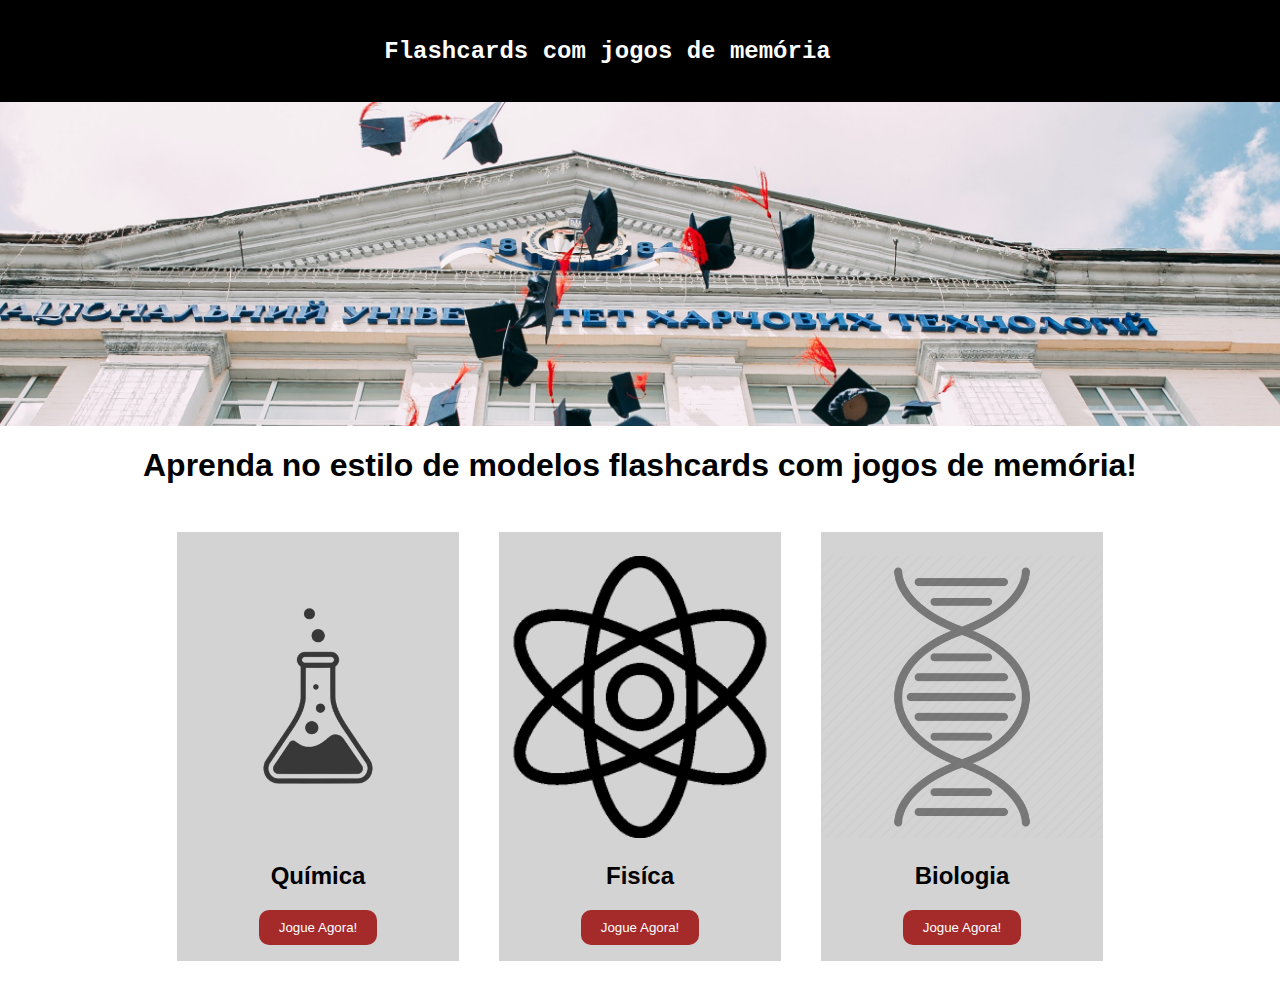
<file: Home/home.html>
<!DOCTYPE html>
<html lang="en">
<head>
  <meta charset="UTF-8">
  <meta http-equiv="X-UA-Compatible" content="IE=edge">
  <meta name="viewport" content="width=device-width, initial-scale=1.0">
  <title>Página Inicial</title>
  <link rel="stylesheet" href="style.css">
</head>
<body>
  <header class="header">
    <div class="title">
      <h2>Flashcards com jogos de memória</h2>
    </div>
  </header>
  <div class="banner">
  </div>

  <main>
    <h1>Aprenda no estilo de modelos flashcards com jogos de memória!</h1>
    <div class="games">
      <div class="game">
        <a class="link" href="../Quimica/index.html">
          <img src="./img/chemistry.png" class="capa" />
          <h2>Química</h2>
          <div class="button">
            <button>Jogue Agora!</button>
          </div>
        </a>
      </div>

      <div class="game">
        <a class="link" href="../Fisica/index.html">
          <img src="./img/physics.png" class="capa physics" />
          <h2>Fisíca</h2>
          <div class="button">
            <button>Jogue Agora!</button>
          </div>
        </a>
      </div>

      <div class="game">
        <a class="link" href="../Biologia/index.html">
          <img src="./img/biology.png" class="capa" />
          <h2>Biologia</h2>
          <div class="button">
            <button>Jogue Agora!</button>
          </div>
        </a>
      </div>
    </div>
  </main>
</body>
</html>
</file>
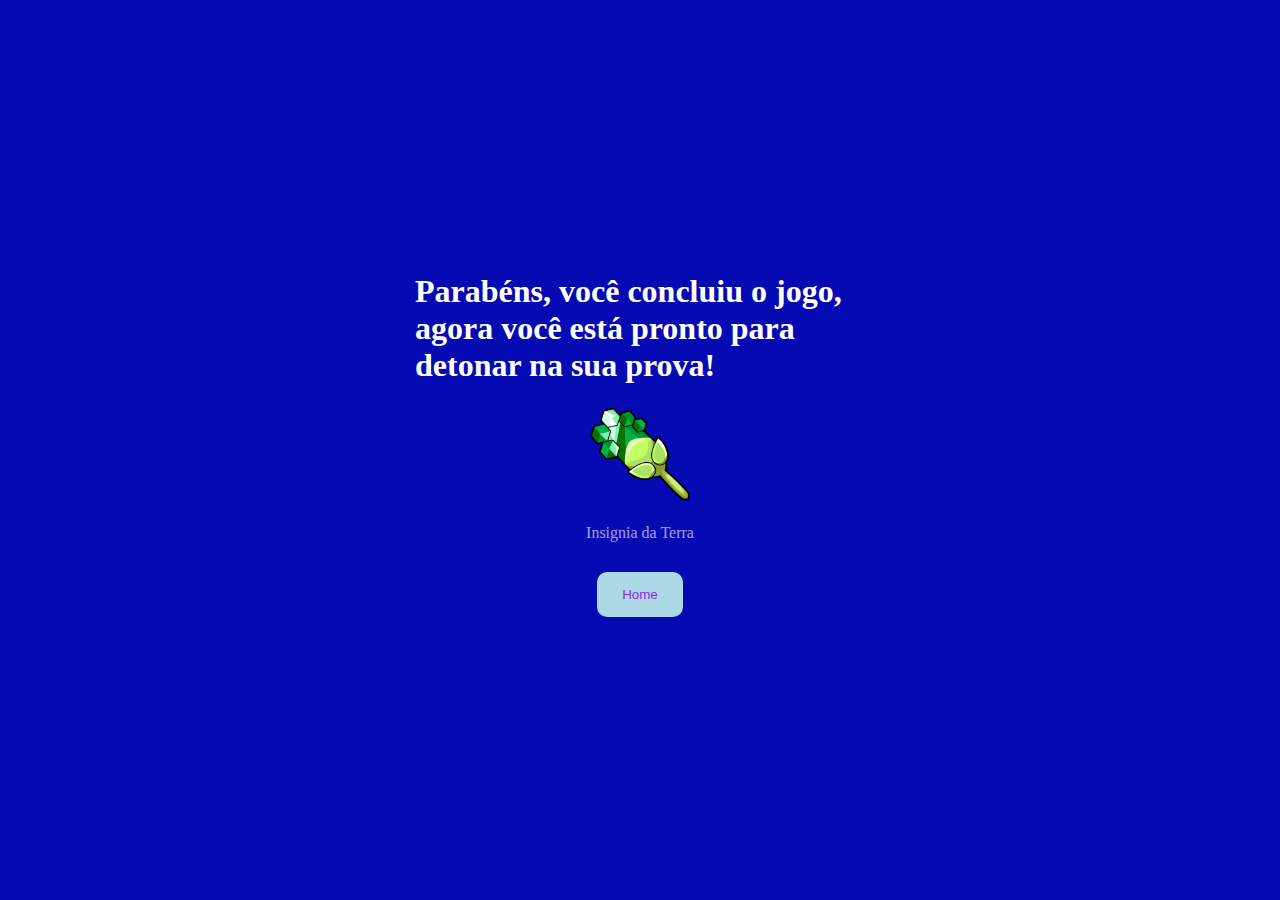
<file: Biologia/phase3/congratulations.html>
<!DOCTYPE html>
<html lang="en">
<head>
  <meta charset="UTF-8">

  <title>Memory Game - Biology - Finished</title>
  <link rel="icon" type="image/x-icon" href="../../Insignias/earth.png">

  <link rel="stylesheet" href="../../congratulations.css">
</head>
<body>

  <section class="memory-game">
    <h1>Parabéns, você concluiu o jogo, agora você está pronto para detonar na sua prova!</h1>
    <img src="../../Insignias/earth.png" alt="Insignia da Terra">
    <span>Insignia da Terra</span>
    <button class="button" onclick="location.replace('../../index.html')">Home</button>
  </section>

  <script src="../../js/scripts.js"></script>
</body>
</html>
</file>
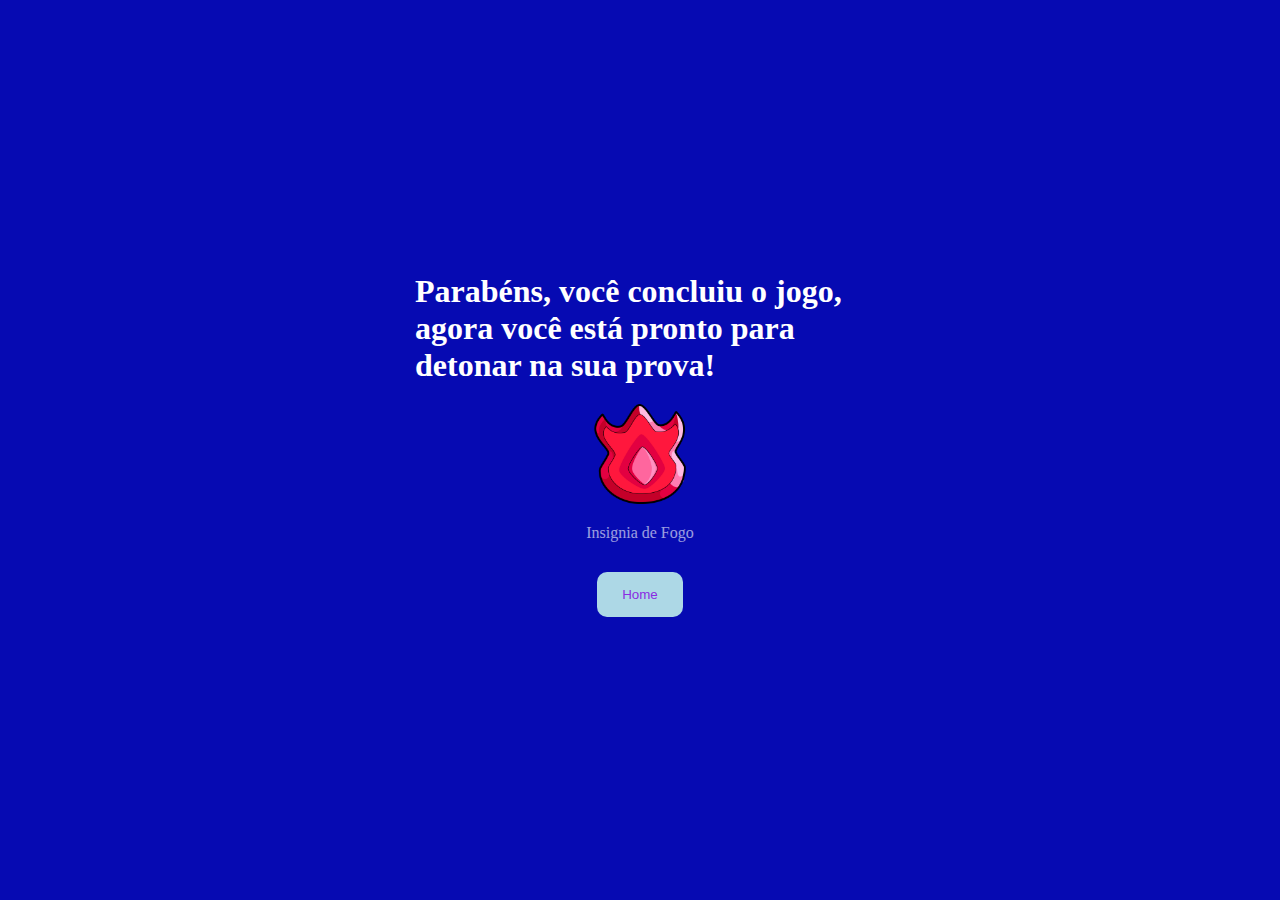
<file: Fisica/phase3/congratulations.html>
<!DOCTYPE html>
<html lang="en">
<head>
  <meta charset="UTF-8">

  <title>Memory Game - Physics - Finished</title>
  <link rel="icon" type="image/x-icon" href="../../Insignias/fire.png">

  <link rel="stylesheet" href="../../congratulations.css">
</head>
<body>

  <section class="memory-game">
    <h1>Parabéns, você concluiu o jogo, agora você está pronto para detonar na sua prova!</h1>
    <img src="../../Insignias/fire.png" alt="Insignia de Fogo">
    <span>Insignia de Fogo</span>
    <button class="button" onclick="location.replace('../../index.html')">Home</button>
  </section>

  <script src="../../js/scripts.js"></script>
</body>
</html>
</file>
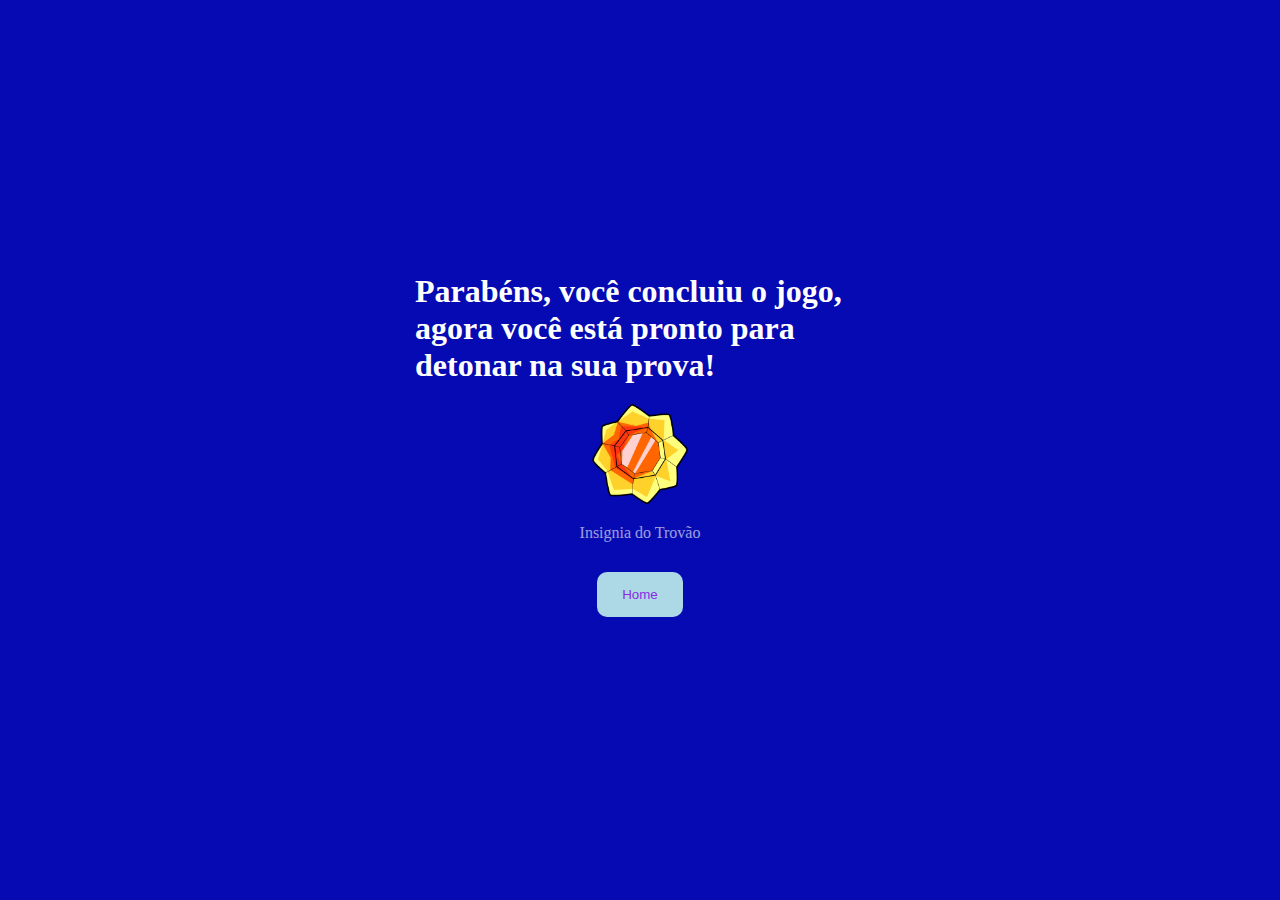
<file: Quimica/phase3/congratulations.html>
<!DOCTYPE html>
<html lang="en">
<head>
  <meta charset="UTF-8">

  <title>Memory Game - Chemistry - Finished</title>
  <link rel="icon" type="image/x-icon" href="../../Insignias/thunder.png">

  <link rel="stylesheet" href="../../congratulations.css">
</head>
<body>

  <section class="memory-game">
    <h1>Parabéns, você concluiu o jogo, agora você está pronto para detonar na sua prova!</h1>
    <img src="../../Insignias/thunder.png" alt="Insignia do Trovão">
    <span>Insignia do Trovão</span>
    <button class="button" onclick="location.replace('../../index.html')">Home</button>
  </section>

  <script src="../../js/scripts.js"></script>
</body>
</html>
</file>
<file: Home/style.css>
body {
  margin: 0;
  padding: 0;
  box-sizing: border-box;
}

h1, h2, p {
  font-family: 'Roboto', sans-serif;
}

header h2 {
  font-family: 'Share Tech Mono', monospace;
}

.header {
  display: flex;
  justify-content: center;
  align-items: center;
  padding: 1.1em 20em;
  background-color: black;
}

.title {
  text-decoration: none;
  color: white;
  margin-right: 65px;
}

.banner {
  background-size: cover;
  width: 100%;
  background-repeat: no-repeat;
  height: 324px;
  background-image:url("../Home/banner-game.jpg");
}

.games {
  display: flex;
  justify-content: center;
  align-items: center;
  margin-top: 40px;
  gap: 40px;
  margin-bottom: 40px;
}

.game {
  padding: 1.5em 0 1em 0;
  margin-top: 0.5em;
  width: 282px;
  background-color: lightgrey;
  display: flex;
  flex-direction: column;
  justify-content: space-between;
}

.button {
  display: flex;
  align-items: center;
  justify-content: center;
}

h1 {
  font-size: 32px;
  text-align: center;
}

.game button {
  background-color: brown;
  padding: 10px 20px;
  border: 0;
  color: white;
  cursor: pointer;
  border-radius: 10px;
}

.game button:hover {
  background-color:darkslategrey;
  color: white;
}

.capa {
  width: 100%;
}

.games h2 {
  padding: 0 1em;
  text-align: center;
}

.link {
  text-decoration: none;
  color: black;
  text-align: left;
}

.insignias {
  width: 100px;
  display: flex;
  justify-content: center;
  align-items: center;
  gap: 20px;
}

.insignias img {
  width: 50px;
}

footer h2 {
  color: #fff;
}
</file>
<file: Biologia/styles.css>
* {
  padding: 0;
  margin: 0;
  box-sizing: border-box;
}

body {
  height: 100vh;
  display: flex;
  background: #060AB2;
}

.button {
  padding: 15px 25px;
  margin: 10px;
  background-color: lightblue;
  border: none;
  color: blueviolet;
  border-radius: 10px;
  cursor: pointer;
}

.button:hover {
  background-color: darkcyan;
  color: white;
}

.next {
  display: none;
}

.memory-game {
  width: 640px;
  height: 640px;
  margin: auto;
  display: flex;
  flex-wrap: wrap;
  perspective: 1000px;
}

.memory-card {
  width: calc(25% - 10px);
  height: calc(33.333% - 10px);
  margin: 5px;
  position: relative;
  transform: scale(1);
  transform-style: preserve-3d;
  transition: transform .5s;
  box-shadow: 1px 1px 1px rgba(0,0,0,.3);
}

.memory-card:active {
  transform: scale(0.97);
  transition: transform .2s;
}

.memory-card.flip {
  transform: rotateY(180deg);
}

.front-face,
.back-face {
  width: 100%;
  height: 100%;
  padding: 20px;
  position: absolute;
  border-radius: 5px;
  background: #1C7CCC;
  backface-visibility: hidden;

  object-fit: contain;
}

.front-face {
  transform: rotateY(180deg);
  display: flex;
  justify-content: center;
  align-items: center;
}

h3 {
  font-size: 30px;
  align-self: center;
  text-align: center;
  color: white;
  opacity: 0.8;
}

.buttons {
  margin-top: 1rem;
  margin-bottom: 9rem;
}

.header {
  display: flex;
  flex-direction: column;
  justify-content: flex-start;
  align-items: start;
  margin-left: 10px;
  gap: 10px;
  max-width: 370px;
}

.header h2, p {
  color: #4adede;
  margin-left: 15px;
  font-family: 'Roboto', sans-serif;
}

.header p {
  font-size: 30px;
}

.done {
  border: 3px solid red;
  border-radius: 10px;
}

#long {
  font-size: 24px;
}
</file>
<file: Fisica/styles.css>
* {
  padding: 0;
  margin: 0;
  box-sizing: border-box;
}

body {
  height: 100vh;
  display: flex;
  background: #060AB2;
}

.button {
  padding: 15px 25px;
  margin: 10px;
  background-color: lightblue;
  border: none;
  color: blueviolet;
  border-radius: 10px;
  cursor: pointer;
}

.button:hover {
  background-color: darkcyan;
  color: white;
}

.next {
  display: none;
}

.memory-game {
  width: 640px;
  height: 640px;
  margin: auto;
  display: flex;
  flex-wrap: wrap;
  perspective: 1000px;
}

.memory-card {
  width: calc(25% - 10px);
  height: calc(33.333% - 10px);
  margin: 5px;
  position: relative;
  transform: scale(1);
  transform-style: preserve-3d;
  transition: transform .5s;
  box-shadow: 1px 1px 1px rgba(0,0,0,.3);
}

.memory-card:active {
  transform: scale(0.97);
  transition: transform .2s;
}

.memory-card.flip {
  transform: rotateY(180deg);
}

.front-face,
.back-face {
  width: 100%;
  height: 100%;
  padding: 20px;
  position: absolute;
  border-radius: 5px;
  background: #1C7CCC;
  backface-visibility: hidden;

  object-fit: contain;
}

.front-face {
  transform: rotateY(180deg);
  display: flex;
  justify-content: center;
  align-items: center;
}

h3 {
  font-size: 30px;
  align-self: center;
  text-align: center;
  color: white;
  opacity: 0.8;
}

.buttons {
  margin-top: 1rem;
  margin-bottom: 9rem;
}

.header {
  display: flex;
  flex-direction: column;
  justify-content: flex-start;
  align-items: start;
  margin-left: 10px;
  gap: 10px;
  max-width: 370px;
}

.header h2, p {
  color: #4adede;
  margin-left: 15px;
  font-family: 'Roboto', sans-serif;
}

.header p {
  font-size: 30px;
}

.done {
  border: 3px solid red;
  border-radius: 10px;
}

#long {
  font-size: 24px;
}
</file>
<file: Quimica/styles.css>
* {
  padding: 0;
  margin: 0;
  box-sizing: border-box;
}

body {
  height: 100vh;
  display: flex;
  background: #060AB2;
}

.button {
  padding: 15px 25px;
  margin: 10px;
  background-color: lightblue;
  border: none;
  color: blueviolet;
  border-radius: 10px;
  cursor: pointer;
}

.button:hover {
  background-color: darkcyan;
  color: white;
}

.next {
  display: none;
}

.memory-game {
  width: 640px;
  height: 640px;
  margin: auto;
  display: flex;
  flex-wrap: wrap;
  perspective: 1000px;
}

.memory-card {
  width: calc(25% - 10px);
  height: calc(33.333% - 10px);
  margin: 5px;
  position: relative;
  transform: scale(1);
  transform-style: preserve-3d;
  transition: transform .5s;
  box-shadow: 1px 1px 1px rgba(0,0,0,.3);
}

.memory-card:active {
  transform: scale(0.97);
  transition: transform .2s;
}

.memory-card.flip {
  transform: rotateY(180deg);
}

.front-face,
.back-face {
  width: 100%;
  height: 100%;
  padding: 20px;
  position: absolute;
  border-radius: 5px;
  background: #1C7CCC;
  backface-visibility: hidden;

  object-fit: contain;
}

.front-face {
  transform: rotateY(180deg);
  display: flex;
  justify-content: center;
  align-items: center;
}

h3 {
  font-size: 30px;
  align-self: center;
  text-align: center;
  color: white;
  opacity: 0.8;
}

.buttons {
  margin-top: 1rem;
  margin-bottom: 9rem;
}

.header {
  display: flex;
  flex-direction: column;
  justify-content: flex-start;
  align-items: start;
  margin-left: 10px;
  gap: 10px;
  max-width: 370px;
}

.header h2, p {
  color: #4adede;
  margin-left: 15px;
  font-family: 'Roboto', sans-serif;
}

.header p {
  font-size: 30px;
}

.done {
  border: 3px solid red;
  border-radius: 10px;
}

#long {
  font-size: 24px;
}
</file>
<file: congratulations.css>
* {
  padding: 0;
  margin: 0;
  box-sizing: border-box;
}

body {
  height: 100vh;
  display: flex;
  background: #060AB2;
}

.button {
  padding: 15px 25px;
  margin: 10px;
  background-color: lightblue;
  border: none;
  color: blueviolet;
  border-radius: 10px;
  cursor: pointer;
}

.button:hover {
  background-color: darkcyan;
  color: white;
}

.next {
  display: none;
}

.memory-game {
  width: 450px;
  height: 640px;
  margin: auto;
  display: flex;
  flex-direction: column;
  flex-wrap: wrap;
  perspective: 1000px;
  justify-content: center;
  align-items: center;
  gap: 20px;
}

h1 {
  color: white;
}

.memory-game img {
  width: 100px;
}

.memory-game span {
  color: white;
  opacity: 0.6;
}
</file>
